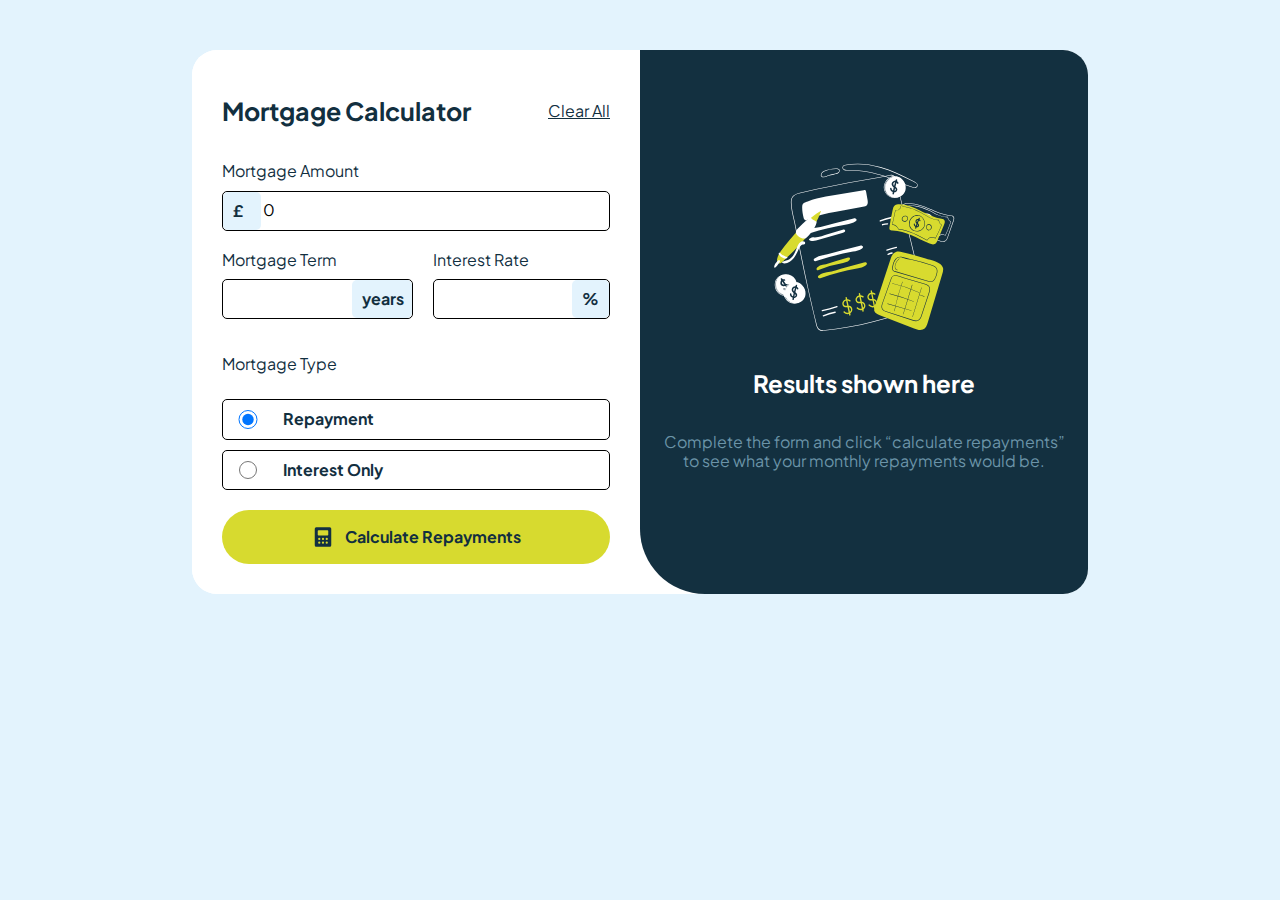
<file: index.html>
<!DOCTYPE html>
<html lang="en">
<head>
  <meta charset="UTF-8">
  <meta name="viewport" content="width=device-width, initial-scale=1.0"> <!-- displays site properly based on user's device -->

  <link rel="icon" type="image/png" sizes="32x32" href="./assets/images/favicon-32x32.png">
  <link rel="preconnect" href="https://fonts.googleapis.com">
  <link rel="preconnect" href="https://fonts.gstatic.com" crossorigin>
  <link href="https://fonts.googleapis.com/css2?family=Plus+Jakarta+Sans:ital,wght@0,200..800;1,200..800&display=swap" rel="stylesheet">
  
  <link rel="stylesheet" href="css/normalize.css">
  <link rel="stylesheet" href="css/style.css">
  <title>Frontend Mentor | Mortgage repayment calculator</title>
 
</head>
<body>  
<main class="container">
  <section class="calculator">
    <div class="row2">
      <h1>Mortgage Calculator</h1>
      <a href="#" class="clear">Clear All</a>
    </div>    
  <div class="box">
    <label for="precio">Mortgage Amount</label>
    <div class="input-box">
      <span>&pound;</span>
      <input type="text" id="precio" value="0">
    </div>
  </div>

  <div class="row2">
    <div class="box">
      <label for="tiempo">Mortgage Term</label>
      <div class="input-box">
        <input type="text" id="tiempo">
        <span class="span-years">years</span>
      </div>
    </div>
  
    <div class="box">
      <label for="tasa">Interest Rate</label>
      <div class="input-box">
        <input type="text" id="tasa">
        <span>%</span>
      </div>   
    </div>
  </div>
 

  <div class="box">
    <p>Mortgage Type</p>
    <form>
      <div class="radio-option">
        <input type="radio" id="repayment" name="mortgageType" checked value="repayment">
        <label for="repayment">Repayment</label>
      </div>
    
      <div class="radio-option">
        <input type="radio" id="interest-o" name="mortgageType" value="interest">
        <label for="interest-o">Interest Only</label>
      </div>
    </form>     
  </div>
  
  <button class="cal-repay">
    <img src="assets/images/icon-calculator.svg" alt="calculator icon">Calculate Repayments
  </button>
  </section>

  <section class="results-show-here">
    <!-- Empty results start -->
    <div class="empty" >
      <img src="assets/images/illustration-empty.svg" alt="empty">
      <h2>Results shown here</h2>
      <p>Complete the form and click “calculate repayments” to see what 
      your monthly repayments would be.</p>
    </div>
    <!-- Empty results end -->

    <div class="complete hide"  >
      <!-- Completed results start -->

      <h2>Your results</h2>
      <p>Your results are shown below based on the information you provided. 
      To adjust the results, edit the form and click “calculate repayments” again.</p>
    

      <article class="complete-box">
        <div class="monthly-repay">
          <p>Your monthly repayments</p>
          <p><span class="monthly-data">£0</span></p>
        </div>
        
        <div class="total-over">
          <p>Total you'll repay over the term</p>
          <p><span class="total-data">£0</span></p>
        </div>
      </article>
      
    

  
   <!-- Completed results end -->
    </div> 

</section>

</main>
  


  
 

  


  



<script type="text/javascript" src="js/app.js" ></script>
</body>
</html>
</file>
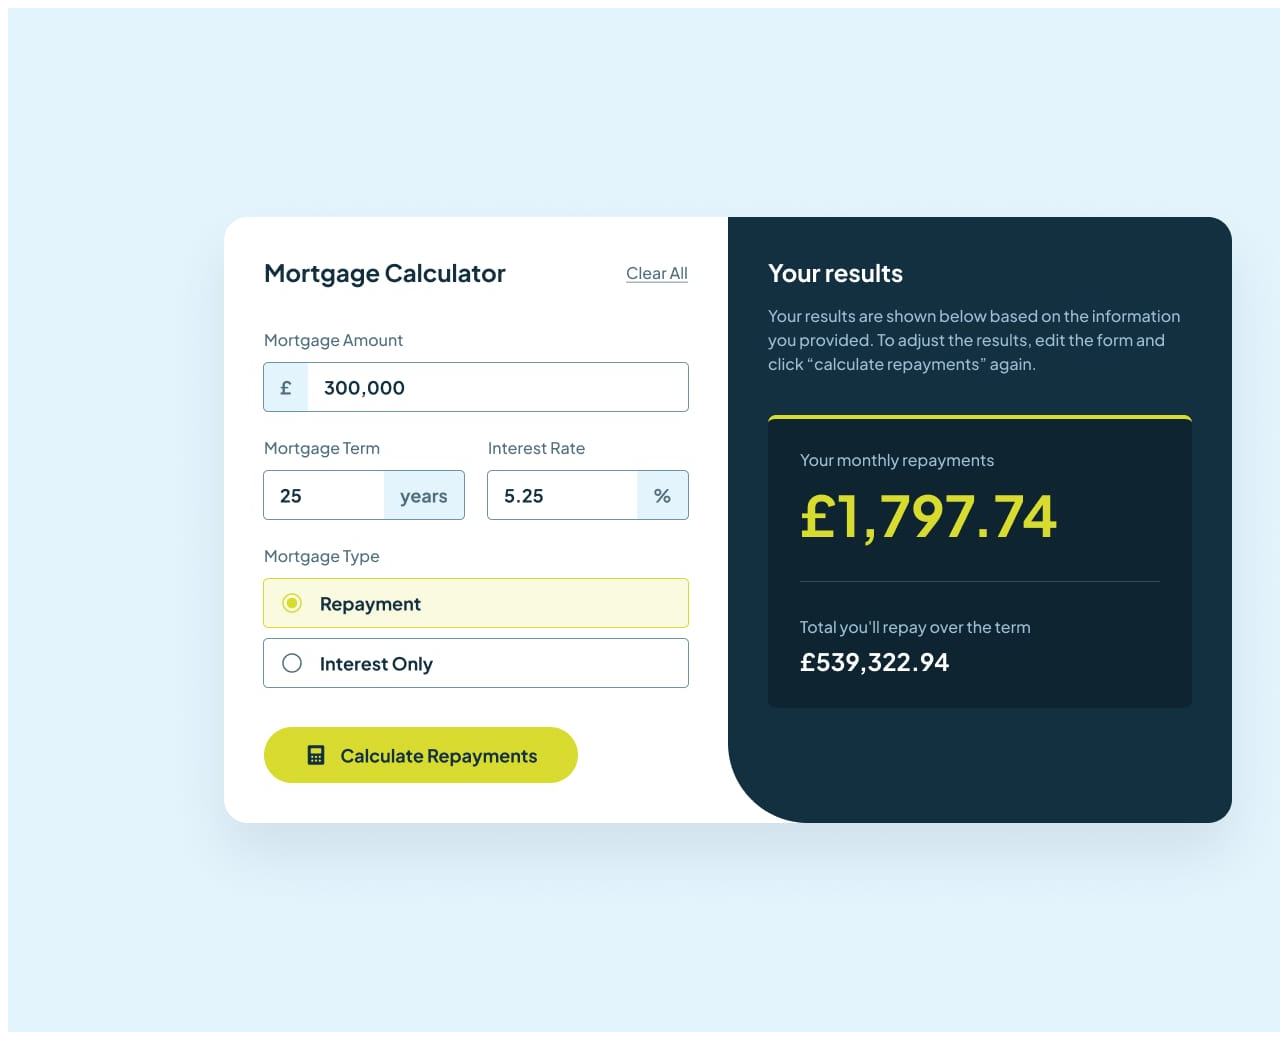
<file: test.html>
<!DOCTYPE html>
<html lang="en">
<head>
    <meta charset="UTF-8">
    <meta name="viewport" content="width=device-width, initial-scale=1.0">
    <title>Document</title>
</head>
<body>
    <img src="design/desktop-design-completed.jpg" alt="">
</body>
</html>
</file>
<file: css/style.css>
:root {
    /* Primary */
    --Lime: hsl(61, 70%, 52%);
    --Red: hsl(4, 69%, 50%);

    /* Neutral */
    --white: hsl(0, 0%, 100%);
    --Slate100: hsl(202, 86%, 94%);
    --Slate300: hsl(203, 41%, 72%);
    --Slate500: hsl(200, 26%, 54%);
    --Slate700: hsl(200, 24%, 40%);
    --Slate900: hsl(202, 55%, 16%);

    /* Font Family */

    --primaryFont: "Plus Jakarta Sans", sans-serif;
}


html {
    margin: 0;
    padding: 0;
    box-sizing: border-box;
    font-size: 62.5%; /* =10px */ 
    font-family: var(--primaryFont);
    color: var(--Slate900);   
  }
  *, *:before, *:after {
    box-sizing: inherit;
  }

  body {
    display: flex;    
    justify-content: center;
    align-items: center;
    height: 100%;
    font-size: 1.6rem;  
    background-color: var(--Slate100);  
  }

  @media (min-width: 768px){
    body {
        padding: 5rem;
        background-color: var(--Slate100);
    }
  }
  

  h1 {
    font-size: 2.5rem;
  }

  input {
    display: inline-block;
    border: none;
    width: 100%;
    outline: none;
    background-color: var(--white)!important;
  }
 
  .hide {
    display: none!important;
  }
 
  
  .container {
    display: flex;
    flex-direction: column;
  }

  @media (min-width:768px) {
    .container {
        display: grid;
        grid-template-columns: repeat(2, 1fr);
        width: 70vw;
        background-color: var(--white);
        border-radius: 2.5rem;                 
    }
  }

  .calculator {
    display: flex;
    flex-direction: column;
    row-gap: 2rem; 
    padding: 3rem; 
    background-color: var(--white); 
    border-radius: 2.5rem;   
  }

  .row2 {
    display: flex;
    flex-direction: column;
    
    gap: 2rem;
  }


  
  .row2:first-of-type {
        justify-content: space-between;
   }
    

  .row2 a {
    color: var(--Slate900);
  }

  @media (min-width: 768px){
    .row2 {
        flex-direction: row;
        align-items: center;
    }
  }

  .box {
    display: flex;
    row-gap: 1rem;
    flex-direction: column;
  }

  .box form {
    display: flex;
    flex-direction: column;
    row-gap: 1rem;
  }

  .input-box {
    display: flex;
    border: 1px solid black;
    width: 100%;
    justify-content: flex-end;
    align-items: center;
    border-radius: .5rem;
    height: 4rem;
  }

  .input-box:first-of-type {
    justify-content: flex-start !important;
 }

 .input-box span {
    background-color: var(--Slate100);
    height: 100%;
    width: 4rem;
    padding: 1rem;
    font-weight: 700;
    border-radius: .5rem;
 }

 .input-box .span-years{
    width: 6rem;
 }

 .radio-option {
    display: flex;
    flex-direction: row;
    justify-content: flex-start;    
    gap: 2rem;
    border: 1px solid black;
    padding: 1rem;
    border-radius: .5rem;
 }

 .radio-option label {
    font-weight: 700;
 }

 .radio-option #repayment{
    width: 3rem;
 }
  
 .radio-option #interest-o {
    width: 3rem;
 }

 .cal-repay {
    display: flex;
    justify-content: center;
    align-items: center;
    column-gap: 1rem;
    background-color: var(--Lime);
    color: var(--Slate900);
    outline: none;
    border: none;
    border-radius: 5rem;
    padding: 1.5rem;
    font-weight: 700;
    cursor: pointer;
 }

 .results-show-here {
    display: flex;
    flex-direction: column;
    align-items: center;
    justify-content: center;
    color: var(--white);
    background-color: #133040;
    
 }

 @media (min-width: 768px){
    .results-show-here {
      border-radius: 0 2.5rem 2.5rem 6.5rem; 
    }
 }

 .empty {
    display: flex;
    flex-direction: column;
    align-items: center;
    justify-content: center;
    padding: 2rem;
 }

 .empty p {
    color: var(--Slate500);
    text-align: center;
 }

 .complete {
    padding: 2rem;
    justify-content: flex-start;
 }

 .complete-box {
    padding: 2rem;
    -webkit-box-shadow: 2px 5px 15px -2px var(--grey400); 
    box-shadow: 0px 5px 15px -2px var(--grey400);
    border-radius: 1rem;
    border-top: .5rem solid var(--Lime);
    margin-bottom: 3.2rem;
    background-color: #0E2431;
  }

  .monthly-repay p:nth-child(2){
    color: var(--Lime);
    font-size: 4rem;
    font-weight: 700;
    margin: 2rem 0;
  }
</file>
